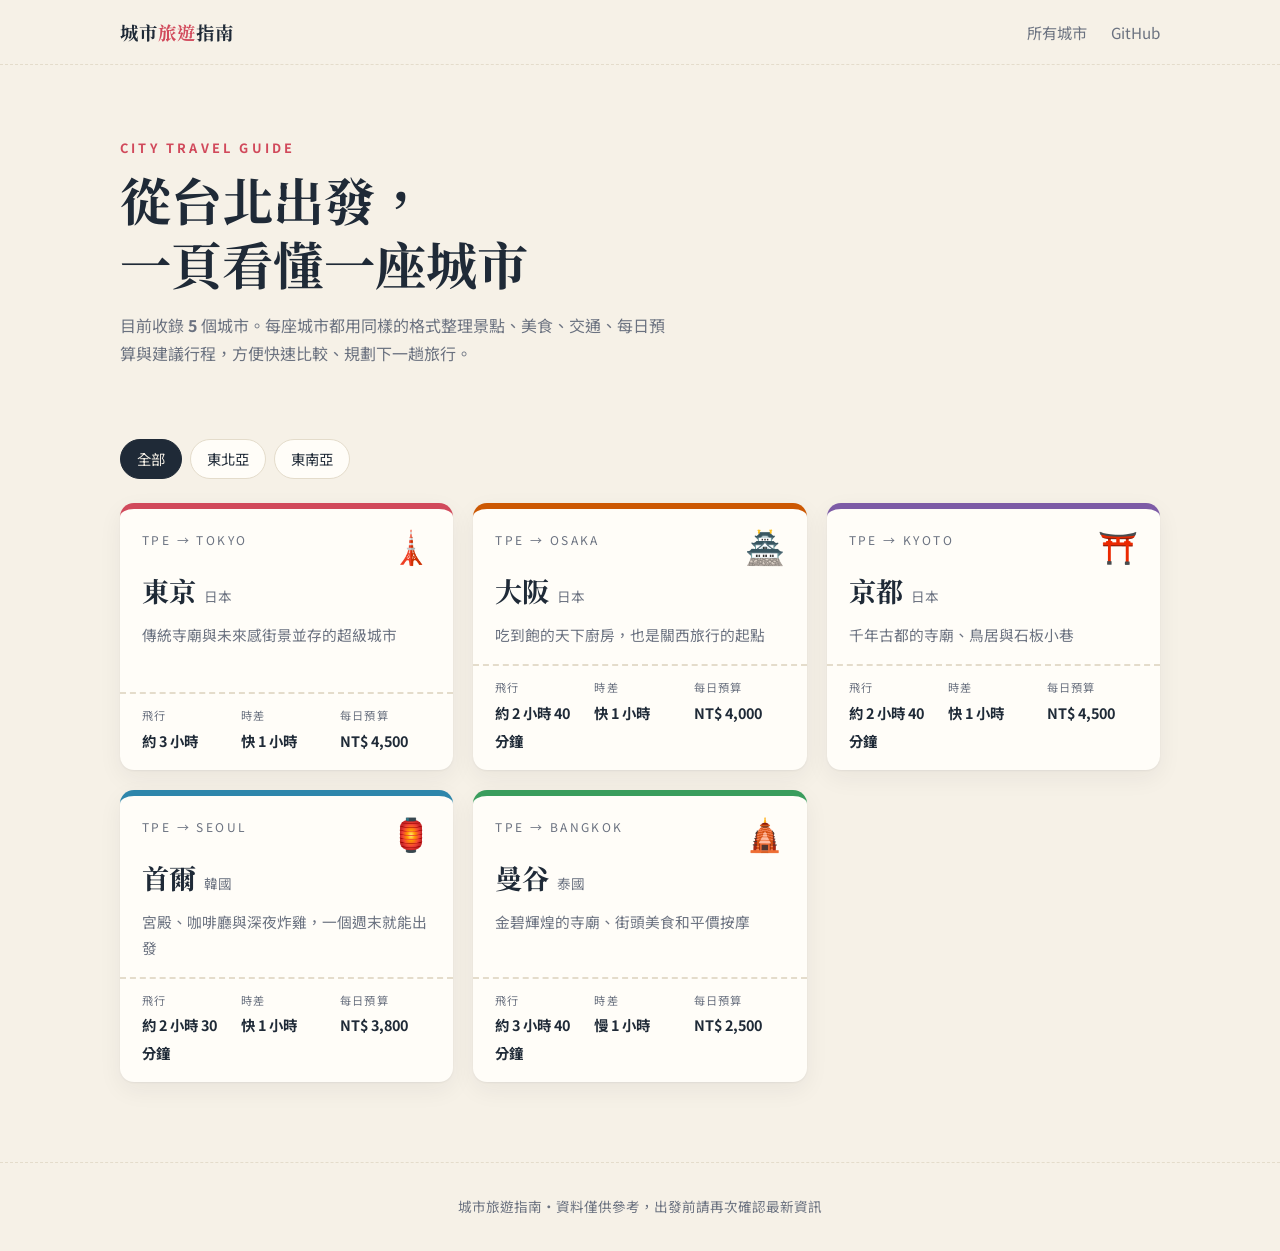
<file: index.html>
<!DOCTYPE html>
<html lang="zh-Hant-TW">
<head>
  <meta charset="UTF-8">
  <meta name="viewport" content="width=device-width, initial-scale=1.0">
  <title>城市旅遊指南</title>
  <meta name="description" content="給台灣旅客的城市旅遊指南：景點、美食、交通、預算與建議行程，一頁看完。">
  <link rel="preconnect" href="https://fonts.googleapis.com">
  <link href="https://fonts.googleapis.com/css2?family=Noto+Sans+TC:wght@400;500;700&family=Noto+Serif+TC:wght@700&display=swap" rel="stylesheet">
  <link rel="stylesheet" href="assets/style.css">
</head>
<body data-page="index">
  <header class="site-header">
    <div class="container">
      <a class="logo" href="index.html">城市<span>旅遊</span>指南</a>
      <nav class="nav">
        <a href="index.html">所有城市</a>
        <a href="https://github.com/eva00921-prog/travel-city-guide">GitHub</a>
      </nav>
    </div>
  </header>

  <main class="container">
    <section class="hero">
      <div class="eyebrow">CITY TRAVEL GUIDE</div>
      <h1>從台北出發，<br>一頁看懂一座城市</h1>
      <p>目前收錄 <strong id="city-count">0</strong> 個城市。每座城市都用同樣的格式整理景點、美食、交通、每日預算與建議行程，方便快速比較、規劃下一趟旅行。</p>
    </section>

    <div class="filters" id="filters"></div>
    <div class="grid" id="city-grid"></div>
  </main>

  <footer class="site-footer">
    城市旅遊指南・資料僅供參考，出發前請再次確認最新資訊
  </footer>
  <script src="assets/app.js"></script>
</body>
</html>
</file>
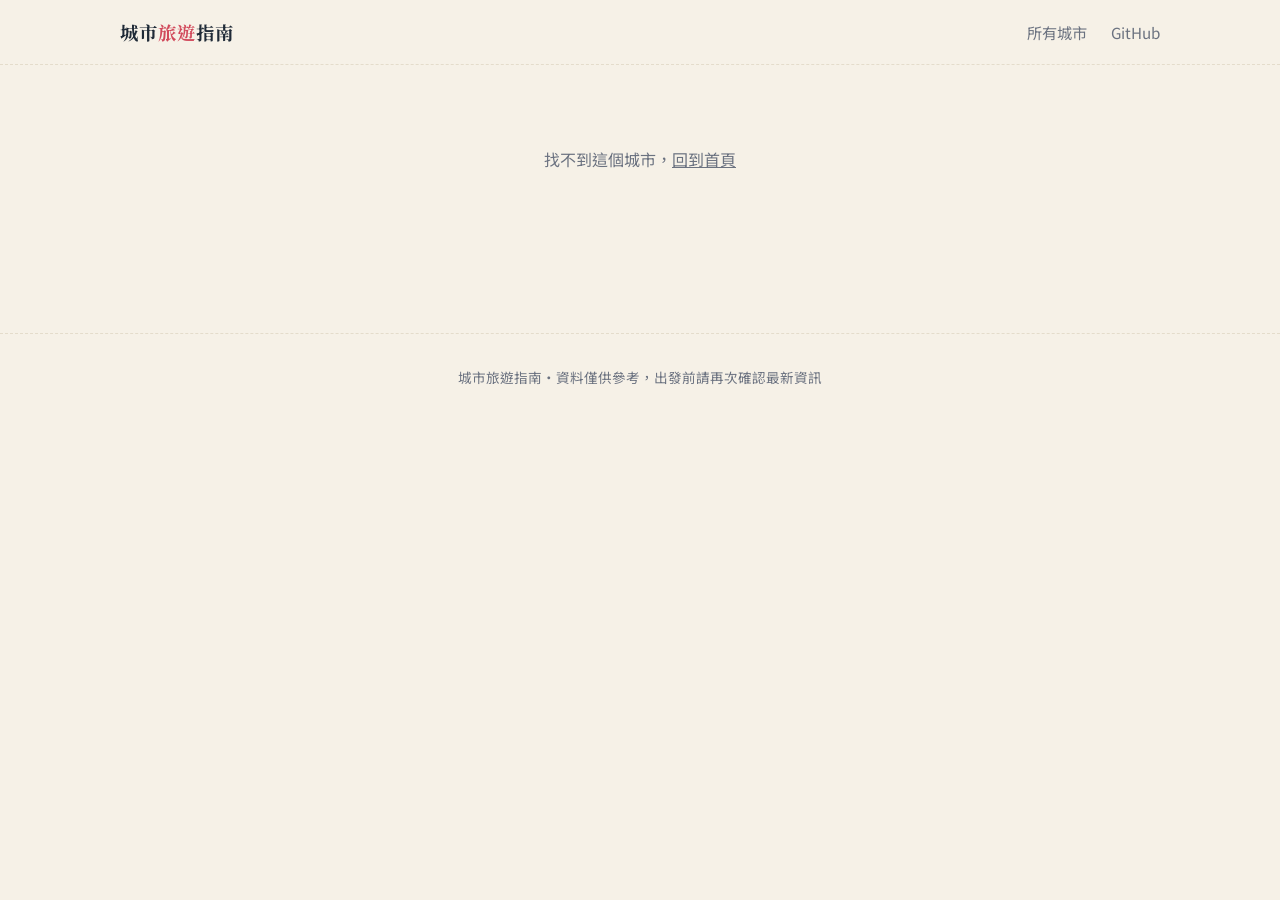
<file: city.html>
<!DOCTYPE html>
<html lang="zh-Hant-TW">
<head>
  <meta charset="UTF-8">
  <meta name="viewport" content="width=device-width, initial-scale=1.0">
  <title>城市旅遊指南</title>
  <link rel="preconnect" href="https://fonts.googleapis.com">
  <link href="https://fonts.googleapis.com/css2?family=Noto+Sans+TC:wght@400;500;700&family=Noto+Serif+TC:wght@700&display=swap" rel="stylesheet">
  <link rel="stylesheet" href="assets/style.css">
</head>
<body data-page="city">
  <header class="site-header">
    <div class="container">
      <a class="logo" href="index.html">城市<span>旅遊</span>指南</a>
      <nav class="nav">
        <a href="index.html">所有城市</a>
        <a href="https://github.com/eva00921-prog/travel-city-guide">GitHub</a>
      </nav>
    </div>
  </header>

  <main id="city"><div class="notice">載入中…</div></main>

  <footer class="site-footer">
    城市旅遊指南・資料僅供參考，出發前請再次確認最新資訊
  </footer>
  <script src="assets/app.js"></script>
</body>
</html>
</file>
<file: assets/style.css>
/* ===== 設計變數：全站顏色與字體只在這裡定義 ===== */
:root {
  --paper: #f6f1e7;
  --card: #fffdf8;
  --ink: #1f2a37;
  --muted: #6b7280;
  --line: #e4dccb;
  --accent: #d1495b;          /* 城市頁會用 theme_color 覆蓋 */
  --radius: 14px;
  --shadow: 0 1px 2px rgba(31, 42, 55, .06), 0 8px 24px rgba(31, 42, 55, .06);
  --serif: "Noto Serif TC", serif;
  --sans: "Noto Sans TC", system-ui, sans-serif;
}

* { box-sizing: border-box; }
html { scroll-behavior: smooth; }
body {
  margin: 0;
  background: var(--paper);
  color: var(--ink);
  font-family: var(--sans);
  line-height: 1.75;
}
a { color: inherit; }
.container { max-width: 1080px; margin: 0 auto; padding: 0 20px; }

/* ===== 頁首與頁尾 ===== */
.site-header { border-bottom: 1px dashed var(--line); }
.site-header .container { display: flex; align-items: center; justify-content: space-between; height: 64px; }
.logo { font-family: var(--serif); font-weight: 700; font-size: 1.15rem; text-decoration: none; letter-spacing: .05em; }
.logo span { color: var(--accent); }
.nav a { text-decoration: none; color: var(--muted); margin-left: 20px; font-size: .95rem; }
.nav a:hover { color: var(--ink); }
.site-footer { margin-top: 80px; padding: 32px 0; border-top: 1px dashed var(--line); color: var(--muted); font-size: .85rem; text-align: center; }

/* ===== 首頁 ===== */
.hero { padding: 72px 0 40px; }
.eyebrow { font-size: .8rem; letter-spacing: .25em; color: var(--accent); font-weight: 700; }
.hero h1 { font-family: var(--serif); font-size: clamp(2rem, 5vw, 3.2rem); line-height: 1.25; margin: 8px 0 16px; }
.hero p { color: var(--muted); max-width: 560px; margin: 0; }

.filters { display: flex; flex-wrap: wrap; gap: 8px; margin: 32px 0 24px; }
.chip {
  border: 1px solid var(--line); background: var(--card); color: var(--ink);
  padding: 6px 16px; border-radius: 999px; font: inherit; font-size: .9rem; cursor: pointer;
}
.chip.active { background: var(--ink); color: var(--paper); border-color: var(--ink); }

.grid { display: grid; grid-template-columns: repeat(auto-fill, minmax(300px, 1fr)); gap: 20px; }

/* 城市卡片：登機證造型 */
.ticket {
  --accent: #999;
  display: flex; flex-direction: column; text-decoration: none;
  background: var(--card); border-radius: var(--radius); box-shadow: var(--shadow);
  border-top: 6px solid var(--accent); overflow: hidden; transition: transform .2s ease;
}
.ticket:hover { transform: translateY(-4px); }
.ticket-main { padding: 20px 22px 16px; }
.ticket-top { display: flex; justify-content: space-between; align-items: flex-start; }
.ticket-code { font-size: .75rem; letter-spacing: .2em; color: var(--muted); }
.ticket-emoji { font-size: 2rem; line-height: 1; }
.ticket h2 { font-family: var(--serif); font-size: 1.7rem; margin: 6px 0 0; }
.ticket h2 small { font-family: var(--sans); font-size: .85rem; color: var(--muted); font-weight: 400; margin-left: 8px; }
.ticket p { margin: 8px 0 0; color: var(--muted); font-size: .92rem; }
.ticket-stub {
  display: grid; grid-template-columns: repeat(3, 1fr); gap: 8px;
  padding: 12px 22px 16px; border-top: 2px dashed var(--line); margin-top: auto;
}
.stub-label { display: block; font-size: .7rem; color: var(--muted); letter-spacing: .1em; }
.stub-value { font-weight: 700; font-size: .9rem; }

/* ===== 城市頁 ===== */
.city-hero { background: var(--accent); color: #fff; padding: 56px 0 48px; }
.back { color: rgba(255,255,255,.85); text-decoration: none; font-size: .9rem; }
.back:hover { color: #fff; }
.city-hero .emoji { font-size: 3rem; display: block; margin-top: 16px; }
.city-hero h1 { font-family: var(--serif); font-size: clamp(2.2rem, 6vw, 3.6rem); margin: 4px 0 0; line-height: 1.2; }
.city-hero h1 small { font-family: var(--sans); font-size: 1rem; font-weight: 400; opacity: .85; margin-left: 12px; }
.city-hero .tagline { font-size: 1.15rem; opacity: .95; margin: 8px 0 0; }

.facts { display: grid; grid-template-columns: repeat(auto-fit, minmax(160px, 1fr)); gap: 12px; margin-top: -28px; }
.fact { background: var(--card); border-radius: var(--radius); box-shadow: var(--shadow); padding: 14px 16px; }
.fact-label { font-size: .75rem; color: var(--muted); letter-spacing: .1em; }
.fact-value { font-weight: 500; font-size: .92rem; line-height: 1.5; }

.toc { display: flex; flex-wrap: wrap; gap: 8px; margin: 32px 0 0; }
.toc a { text-decoration: none; font-size: .88rem; padding: 4px 14px; border: 1px solid var(--line); border-radius: 999px; background: var(--card); }
.toc a:hover { border-color: var(--accent); color: var(--accent); }

.section { margin-top: 56px; scroll-margin-top: 16px; }
.section h2 { font-family: var(--serif); font-size: 1.6rem; margin: 0 0 20px; display: flex; align-items: center; gap: 10px; }
.section h2::before { content: ""; width: 6px; height: 1.2em; background: var(--accent); border-radius: 3px; }
.intro { font-size: 1.05rem; max-width: 760px; }

.cards { display: grid; grid-template-columns: repeat(auto-fill, minmax(300px, 1fr)); gap: 16px; }
.card { background: var(--card); border-radius: var(--radius); box-shadow: var(--shadow); padding: 18px 20px; }
.card h3 { margin: 0; font-size: 1.1rem; }
.card .area { font-size: .78rem; color: var(--accent); font-weight: 700; letter-spacing: .05em; }
.card p { margin: 8px 0 0; font-size: .93rem; }
.card .tip { margin-top: 12px; padding: 8px 12px; background: var(--paper); border-radius: 8px; font-size: .86rem; color: var(--muted); }

.food-list { display: grid; gap: 12px; }
.food { display: grid; grid-template-columns: 160px 1fr; gap: 16px; background: var(--card); border-radius: var(--radius); box-shadow: var(--shadow); padding: 16px 20px; }
.food h3 { margin: 0; font-size: 1.05rem; }
.food p { margin: 0; font-size: .93rem; }
.food .where { font-size: .82rem; color: var(--muted); margin-top: 4px; }

.transport { display: grid; grid-template-columns: repeat(auto-fit, minmax(240px, 1fr)); gap: 16px; }
.transport .card h3 { font-size: 1rem; color: var(--accent); }

.budget { display: grid; gap: 14px; max-width: 720px; }
.budget-row { display: grid; grid-template-columns: 70px 1fr 120px; align-items: center; gap: 12px; }
.budget-bar { height: 14px; background: var(--line); border-radius: 999px; overflow: hidden; }
.budget-bar span { display: block; height: 100%; background: var(--accent); border-radius: 999px; }
.budget-value { font-weight: 700; text-align: right; }
.budget-notes { color: var(--muted); font-size: .9rem; margin-top: 8px; }

.timeline { display: grid; gap: 16px; }
.day { display: grid; grid-template-columns: 90px 1fr; gap: 16px; }
.day-num { font-family: var(--serif); font-weight: 700; color: var(--accent); font-size: 1.1rem; padding-top: 16px; }
.day .card h3 { margin-bottom: 8px; }
.day ol { margin: 0; padding-left: 1.3em; }

.tips { list-style: none; padding: 0; margin: 0; display: grid; gap: 10px; max-width: 760px; }
.tips li { background: var(--card); border-left: 4px solid var(--accent); border-radius: 0 10px 10px 0; padding: 10px 16px; box-shadow: var(--shadow); }

.pager { display: flex; justify-content: space-between; gap: 16px; margin-top: 64px; }
.pager a { text-decoration: none; background: var(--card); border-radius: var(--radius); box-shadow: var(--shadow); padding: 14px 20px; flex: 1; }
.pager a:last-child { text-align: right; }
.pager small { display: block; color: var(--muted); font-size: .78rem; }

.notice { text-align: center; padding: 80px 0; color: var(--muted); }

@media (max-width: 600px) {
  .food { grid-template-columns: 1fr; gap: 4px; }
  .day { grid-template-columns: 1fr; gap: 0; }
  .day-num { padding-top: 0; }
  .budget-row { grid-template-columns: 56px 1fr 96px; }
  .nav a { margin-left: 12px; }
}
</file>
